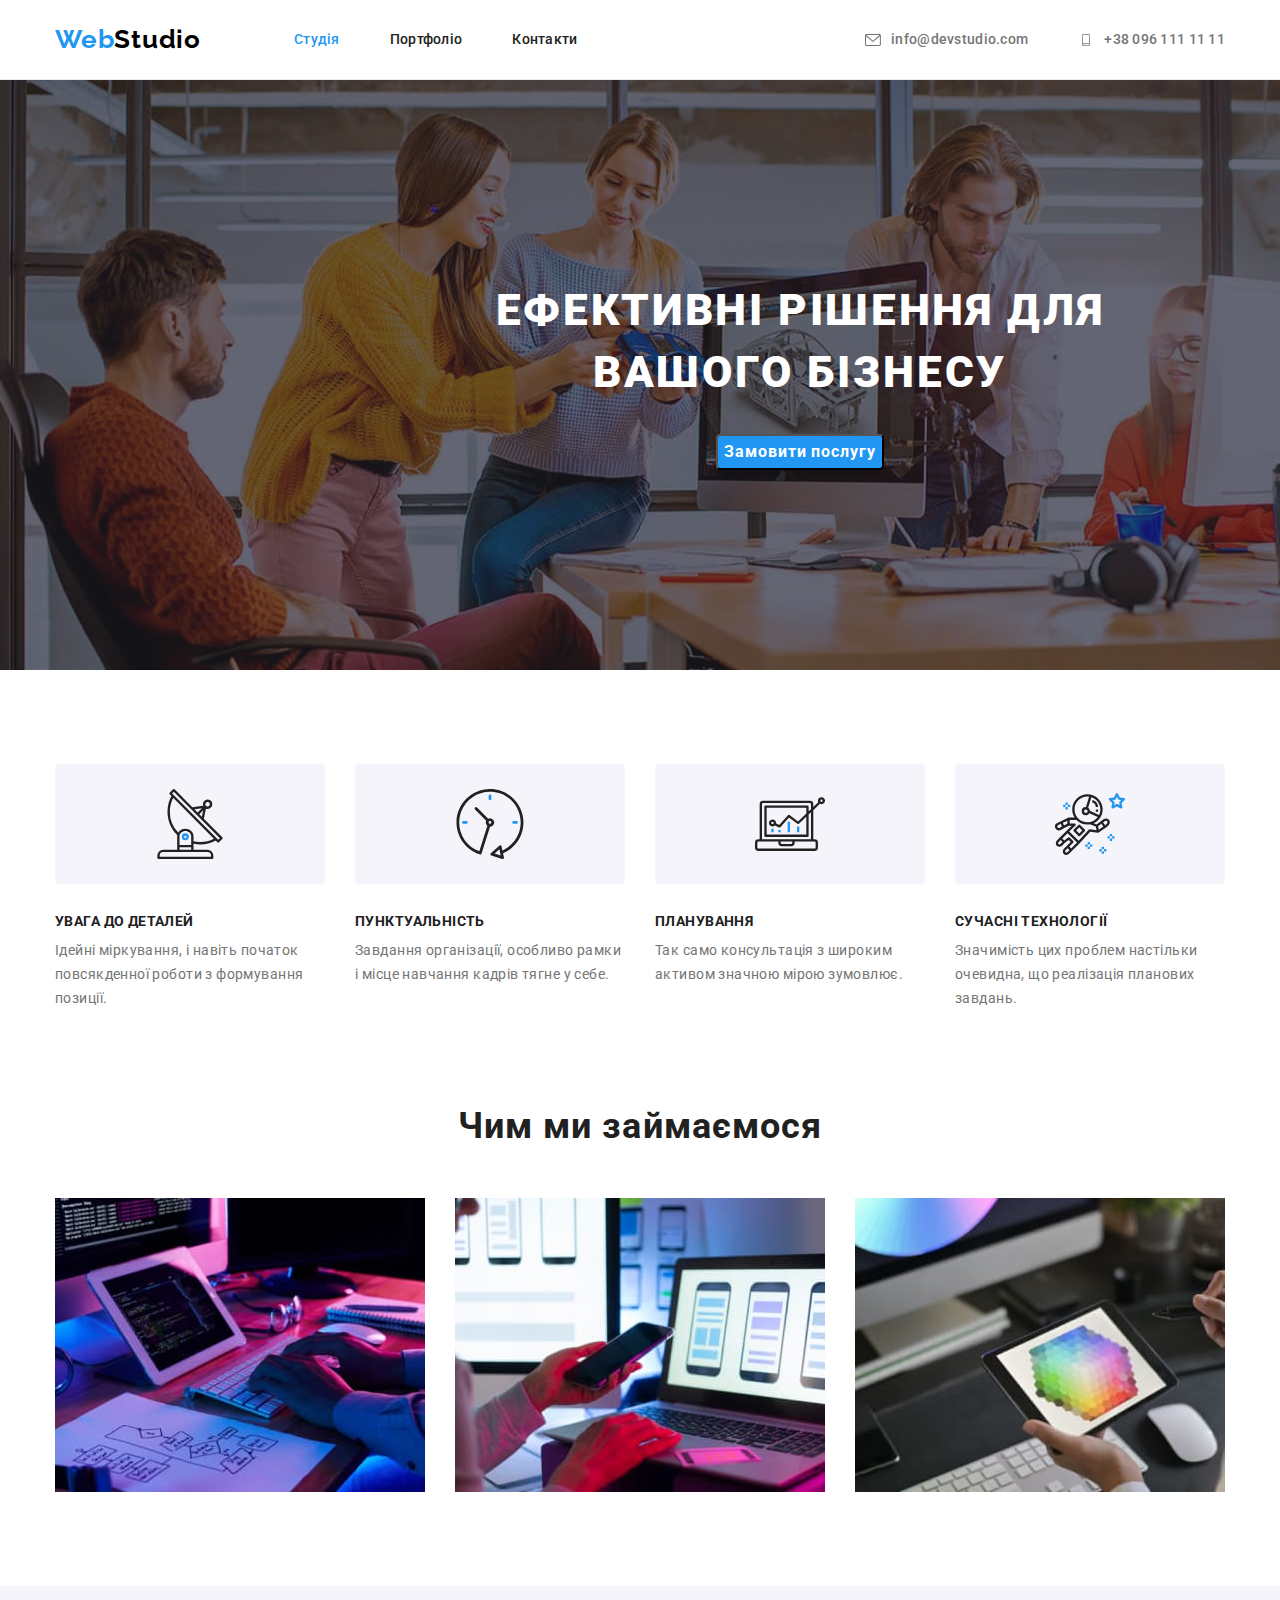
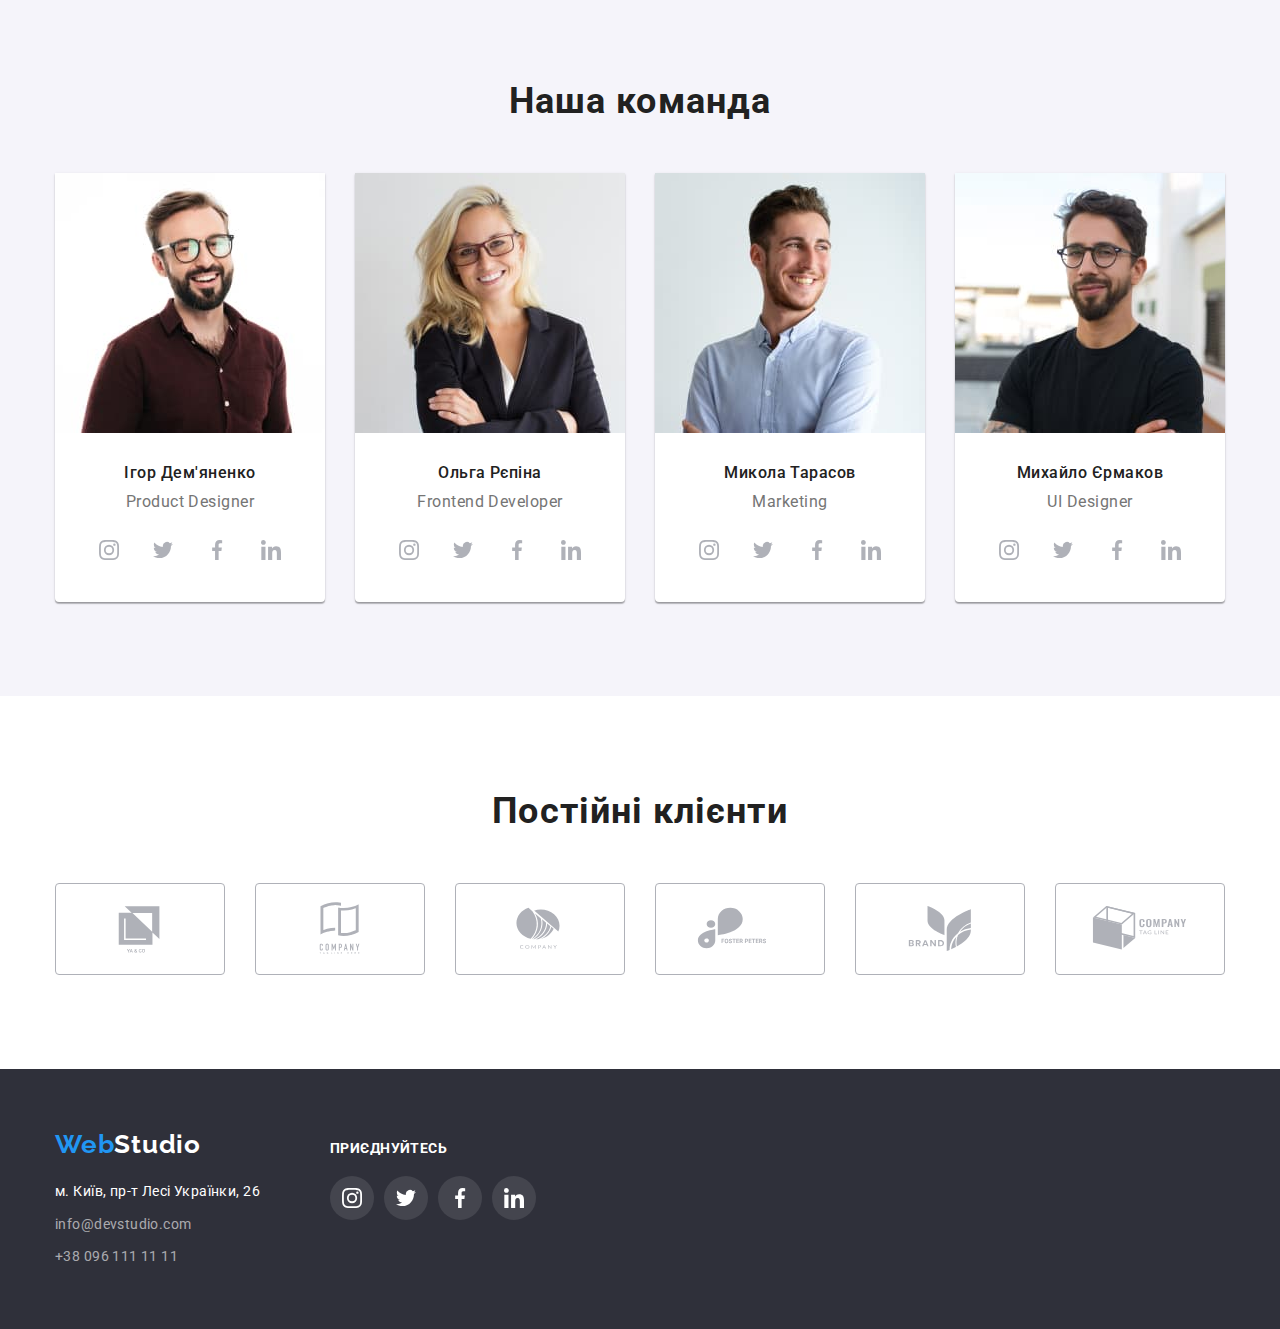
<file: index.html>
<!DOCTYPE html>
<html lang="uk">
  <head>
    <meta charset="UTF-8" />
    <meta http-equiv="X-UA-Compatible" content="IE=edge" />
    <meta name="viewport" content="width=device-width, initial-scale=1.0" />
    <title>Document</title>
    <link
      rel="stylesheet"
      href="https://cdnjs.cloudflare.com/ajax/libs/modern-normalize/1.1.0/modern-normalize.min.css"
    />
    <link rel="stylesheet" href="./css/styles.css" />
    <link rel="preconnect" href="https://fonts.googleapis.com" />
    <link rel="preconnect" href="https://fonts.gstatic.com" crossorigin />
    <link
      href="https://fonts.googleapis.com/css2?family=Raleway:wght@700&family=Roboto:wght@400;500;700;900&display=swap"
      rel="stylesheet"
    />
  </head>
  <body>
    <header class="header">
      <div class="container">
        <nav>
          <a class="logo" href="./index.html"><span class="logo-accent">Web</span>Studio</a>
          <ul class="card-list">
            <li class="header-item">
              <a class="current-link-item link-item" href="./index.html">Студія</a>
            </li>
            <li class="header-item">
              <a class="link-item" href="./portfolio.html">Портфоліо</a>
            </li>
            <li class="header-item">
              <a class="link-item" href="#">Контакти</a>
            </li>
          </ul>
        </nav>
        <ul class="card-list-contact">
          <li>
            <a class="link-contact-item" href="mailto:info@devstudio.com"
              ><svg class="contact-icon" width="16" height="12">
                <use href="./images/icons.svg#icon-envelope"></use>
              </svg>info@devstudio.com</a>
          </li>
          <li>
            <a class="link-contact-item" href="tel:+380961111111"
              ><svg class="contact-icon" width="16" height="12"><use href="./images/icons.svg#icon-smartphone"></use></svg>+38 096 111 11 11</a
            >
          </li>
        </ul>
      </div>
    </header>
    <main>
      <section class="section hero">
        <div class="container">
          <h1 class="hero-title">Ефективні рішення для вашого бізнесу</h1>
          <button class="hero-button" type="button">Замовити послугу</button>
        </div>
      </section>
      <section class="section">
        <div class="container">
          <h2 class="visually-hidden">Наші переваги</h2>
          <ul class="card">
            <li class="card-item">
              <div class="box-card-icon">
                <svg class="card-icon" width="70" height="70">
                  <use href="./images/icons.svg#icon-antenna"></use>
                </svg>
              </div>
              <h3 class="subtitle">Увага до деталей</h3>
              <p class="subtitle-paragraph">
                Ідейні міркування, і навіть початок повсякденної роботи з формування позиції.
              </p>
            </li>
            <li class="card-item">
              <div class="box-card-icon">
                <svg class="card-icon" width="70" height="70">
                  <use href="./images/icons.svg#icon-clock"></use>
                </svg>
              </div>
              <h3 class="subtitle">Пунктуальність</h3>
              <p class="subtitle-paragraph">
                Завдання організації, особливо рамки і місце навчання кадрів тягне у себе.
              </p>
            </li>
            <li class="card-item">
              <div class="box-card-icon">
                <svg class="card-icon" width="70" height="70">
                  <use href="./images/icons.svg#icon-diagram"></use>
                </svg>
              </div>
              <h3 class="subtitle">Планування</h3>
              <p class="subtitle-paragraph">
                Так само консультація з широким активом значною мірою зумовлює.
              </p>
            </li>
            <li class="card-item">
              <div class="box-card-icon">
                <svg class="card-icon" width="70" height="70">
                  <use href="./images/icons.svg#icon-astronaut"></use>
                </svg>
              </div>
              <h3 class="subtitle">Сучасні технології</h3>
              <p class="subtitle-paragraph">
                Значимість цих проблем настільки очевидна, що реалізація планових завдань.
              </p>
            </li>
          </ul>
        </div>
      </section>
      <section class="section third">
        <div class="container">
          <h2 class="third-title">Чим ми займаємося</h2>
          <ul class="card-title">
            <li class="card-title-item">
              <img src="./images/img(1).jpg" alt="Написання коду за комп'ютером" width="370" />
            </li>
            <li class="card-title-item">
              <img src="./images/img(2).jpg" alt="Розроблення мобільного додатку" width="370" />
            </li>
            <li class="card-title-item">
              <img src="./images/img(3).jpg" alt="Коло кольорів" width="370" />
            </li>
          </ul>
        </div>
      </section>
      <section class="section our-team">
        <div class="container">
          <h2 class="our-team-title">Наша команда</h2>
          <ul class="card-our-team">
            <li class="our-team-item">
              <img src="./images/img(4).jpg" alt="Ігор Дем'яненко" width="270" />
              <div>
                <h3 class="our-team-subtitle">Ігор Дем'яненко</h3>
                <p class="our-team-paragraph">Product Designer</p>
                <ul class="our-team-social-list">
                  <li>
                    <a href="" class="our-team-social-link"
                      ><svg class="our-team-social-icon" width="20" height="20">
                        <use href="./images/icons.svg#icon-instagram"></use></svg
                    ></a>
                  </li>
                  <li>
                    <a href="" class="our-team-social-link"
                      ><svg class="our-team-social-icon" width="20" height="20">
                        <use href="./images/icons.svg#icon-twitter"></use></svg
                    ></a>
                  </li>
                  <li>
                    <a href="" class="our-team-social-link"
                      ><svg class="our-team-social-icon" width="20" height="20">
                        <use href="./images/icons.svg#icon-facebook"></use></svg
                    ></a>
                  </li>
                  <li>
                    <a href="" class="our-team-social-link"
                      ><svg class="our-team-social-icon" width="20" height="20">
                        <use href="./images/icons.svg#icon-linkedin"></use></svg
                    ></a>
                  </li>
                </ul>
              </div>
            </li>
            <li class="our-team-item">
              <img src="./images/img(5).jpg" alt="Ольга Рєпіна" width="270" />
              <div>
                <h3 class="our-team-subtitle">Ольга Рєпіна</h3>
                <p class="our-team-paragraph">Frontend Developer</p>
                <ul class="our-team-social-list">
                  <li>
                    <a href="" class="our-team-social-link"
                      ><svg class="our-team-social-icon" width="20" height="20">
                        <use href="./images/icons.svg#icon-instagram"></use></svg
                    ></a>
                  </li>
                  <li>
                    <a href="" class="our-team-social-link"
                      ><svg class="our-team-social-icon" width="20" height="20">
                        <use href="./images/icons.svg#icon-twitter"></use></svg
                    ></a>
                  </li>
                  <li>
                    <a href="" class="our-team-social-link"
                      ><svg class="our-team-social-icon" width="20" height="20">
                        <use href="./images/icons.svg#icon-facebook"></use></svg
                    ></a>
                  </li>
                  <li>
                    <a href="" class="our-team-social-link"
                      ><svg class="our-team-social-icon" width="20" height="20">
                        <use href="./images/icons.svg#icon-linkedin"></use></svg
                    ></a>
                  </li>
                </ul>
              </div>
            </li>
            <li class="our-team-item">
              <img src="./images/img(6).jpg" alt="Микола Тарасов" width="270" />
              <div>
                <h3 class="our-team-subtitle">Микола Тарасов</h3>
                <p class="our-team-paragraph">Marketing</p>
                <ul class="our-team-social-list">
                  <li>
                    <a href="" class="our-team-social-link"
                      ><svg class="our-team-social-icon" width="20" height="20">
                        <use href="./images/icons.svg#icon-instagram"></use></svg
                    ></a>
                  </li>
                  <li>
                    <a href="" class="our-team-social-link"
                      ><svg class="our-team-social-icon" width="20" height="20">
                        <use href="./images/icons.svg#icon-twitter"></use></svg
                    ></a>
                  </li>
                  <li>
                    <a href="" class="our-team-social-link"
                      ><svg class="our-team-social-icon" width="20" height="20">
                        <use href="./images/icons.svg#icon-facebook"></use></svg
                    ></a>
                  </li>
                  <li>
                    <a href="" class="our-team-social-link"
                      ><svg class="our-team-social-icon" width="20" height="20">
                        <use href="./images/icons.svg#icon-linkedin"></use></svg
                    ></a>
                  </li>
                </ul>
              </div>
            </li>
            <li class="our-team-item">
              <img src="./images/img(7).jpg" alt="Михайло Єрмаков" width="270" />
              <div>
                <h3 class="our-team-subtitle">Михайло Єрмаков</h3>
                <p class="our-team-paragraph">UI Designer</p>
                <ul class="our-team-social-list">
                  <li>
                    <a href="" class="our-team-social-link"
                      ><svg class="our-team-social-icon" width="20" height="20">
                        <use href="./images/icons.svg#icon-instagram"></use></svg
                    ></a>
                  </li>
                  <li>
                    <a href="" class="our-team-social-link"
                      ><svg class="our-team-social-icon" width="20" height="20">
                        <use href="./images/icons.svg#icon-twitter"></use></svg
                    ></a>
                  </li>
                  <li>
                    <a href="" class="our-team-social-link"
                      ><svg class="our-team-social-icon" width="20" height="20">
                        <use href="./images/icons.svg#icon-facebook"></use></svg
                    ></a>
                  </li>
                  <li>
                    <a href="" class="our-team-social-link"
                      ><svg class="our-team-social-icon" width="20" height="20">
                        <use href="./images/icons.svg#icon-linkedin"></use></svg
                    ></a>
                  </li>
                </ul>
              </div>
            </li>
          </ul>
        </div>
      </section>
      <section class="section">
        <div class="container">
          <h2 class="regular-customers-title">Постійні клієнти</h2>
          <ul class="regular-customers-list">
            <li>
              <a href="" class="regular-customers-link"
                ><svg class="regular-customers-icon" width="106" height="60">
                  <use href="./images/icons.svg#icon-yaco"></use>
                </svg>
              </a>
            </li>
            <li>
              <a href="" class="regular-customers-link"
                ><svg class="regular-customers-icon" width="106" height="60">
                  <use href="./images/icons.svg#icon-tagline"></use>
                </svg>
              </a>
            </li>
            <li>
              <a href="" class="regular-customers-link"
                ><svg class="regular-customers-icon" width="106" height="60">
                  <use href="./images/icons.svg#icon-company"></use>
                </svg>
              </a>
            </li>
            <li>
              <a href="" class="regular-customers-link"
                ><svg class="regular-customers-icon" width="106" height="60">
                  <use href="./images/icons.svg#icon-fosterpeters"></use>
                </svg>
              </a>
            </li>
            <li>
              <a href="" class="regular-customers-link"
                ><svg class="regular-customers-icon" width="106" height="60">
                  <use href="./images/icons.svg#icon-brand"></use>
                </svg>
              </a>
            </li>
            <li>
              <a href="" class="regular-customers-link"
                ><svg class="regular-customers-icon" width="106" height="60">
                  <use href="./images/icons.svg#icon-companytagline"></use>
                </svg>
              </a>
            </li>
          </ul>
        </div>
      </section>
    </main>
    <footer class="footer">
      <div class="container footer-box">
        <div>
          <a class="logo-footer" href="./index.html"><span class="logo-accent">Web</span>Studio</a>
          <address class="address">
            <ul class="card-address">
              <li class="card-address-item">
                <a
                  class="link-address"
                  href="https://goo.gl/maps/CPtrU1FHBa2aNyZL9"
                  target="_blank"
                  rel="noopener noreferrer nofollow"
                  >м. Київ, пр-т Лесі Українки, 26</a
                >
              </li>
              <li class="card-address-item">
                <a class="link-contact-address" href="mailto:info@devstudio.com"
                  >info@devstudio.com</a
                >
              </li>
              <li class="card-address-item">
                <a class="link-contact-address" href="tel:+380961111111">+38 096 111 11 11</a>
              </li>
            </ul>
          </address>
        </div>
        <div class="footer-social-box">
          <h2 class="footer-social-title">приєднуйтесь</h2>
          <ul class="footer-social-list">
            <li>
              <a href="" class="footer-social-link">
                <svg class="footer-social-icon" width="20" height="20">
                  <use href="./images/icons.svg#icon-instagram"></use>
                </svg>
              </a>
            </li>
            <li>
              <a href="" class="footer-social-link">
                <svg class="footer-social-icon" width="20" height="20">
                  <use href="./images/icons.svg#icon-twitter"></use>
                </svg>
              </a>
            </li>
            <li>
              <a href="" class="footer-social-link">
                <svg class="footer-social-icon" width="20" height="20">
                  <use href="./images/icons.svg#icon-facebook"></use>
                </svg>
              </a>
            </li>
            <li>
              <a href="" class="footer-social-link">
                <svg class="footer-social-icon" width="20" height="20">
                  <use href="./images/icons.svg#icon-linkedin"></use>
                </svg>
              </a>
            </li>
          </ul>
        </div>
      </div>
    </footer>
  </body>
</html>
</file>
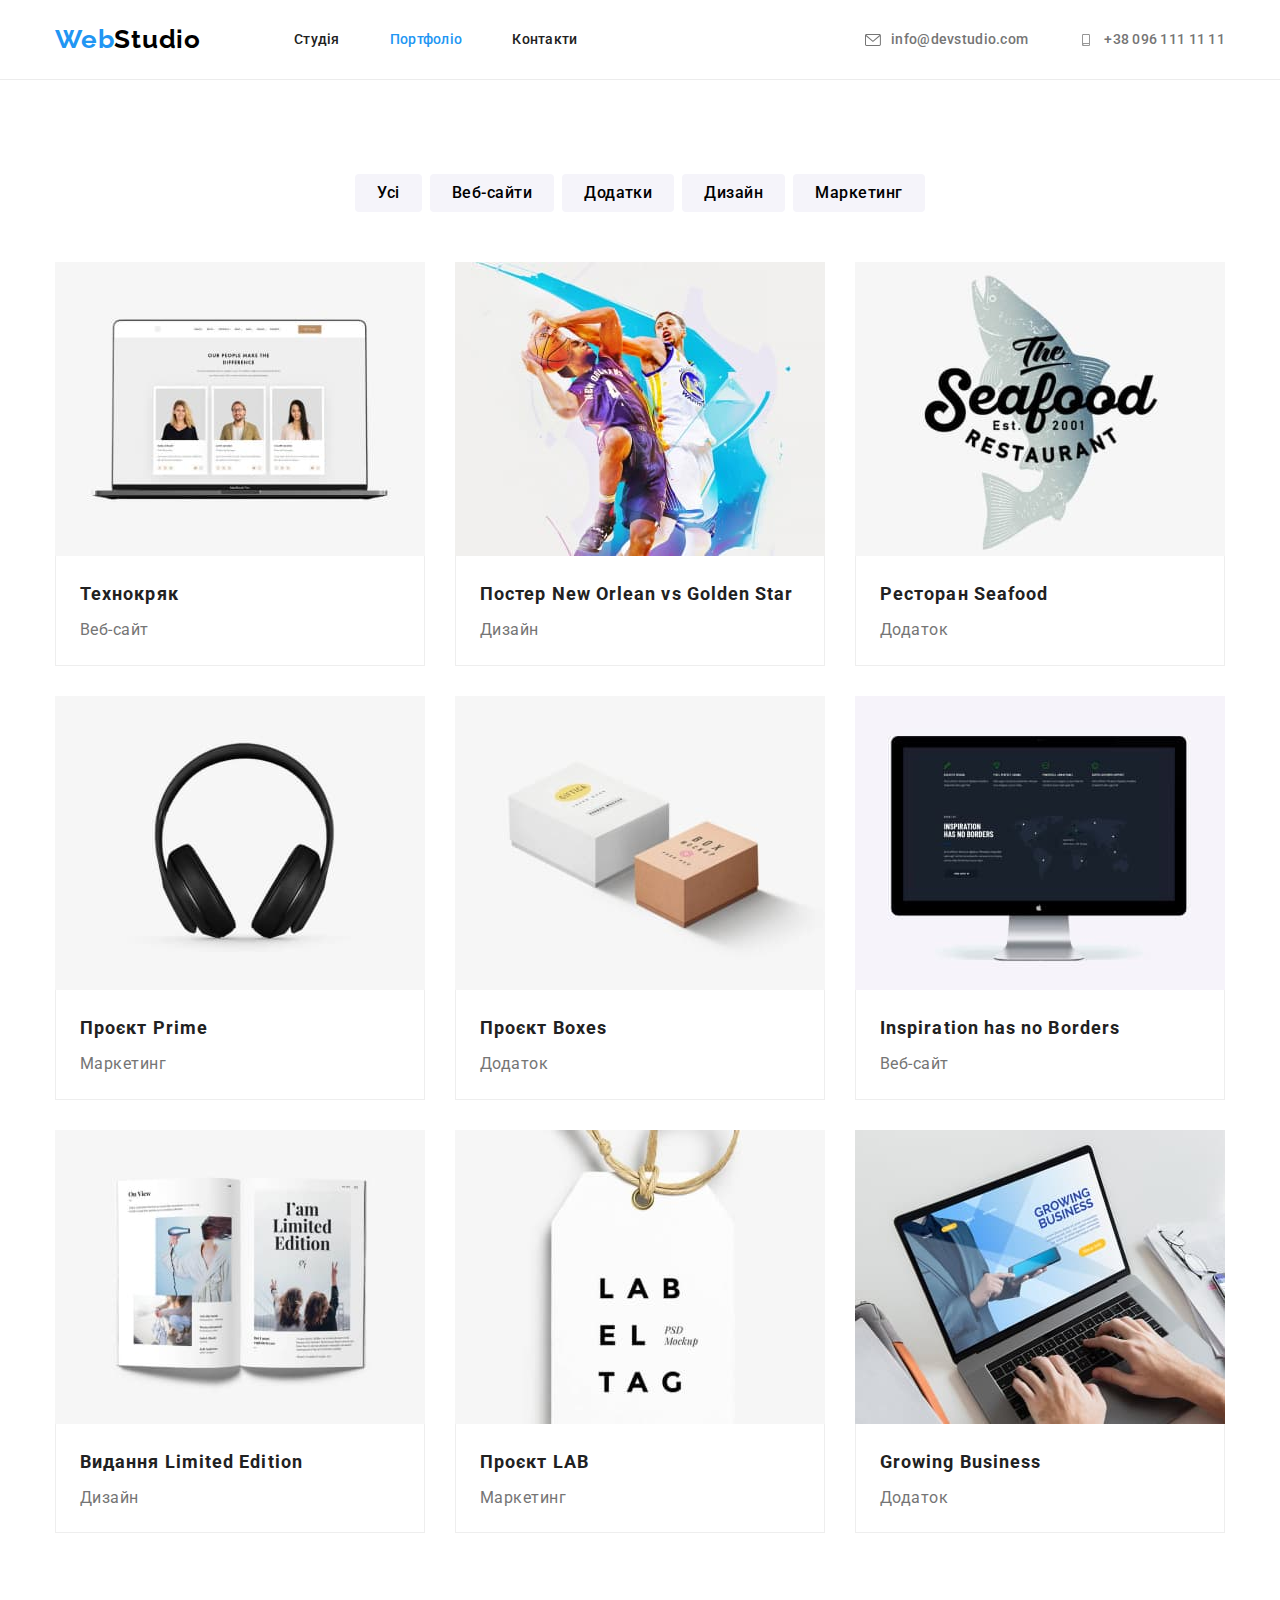
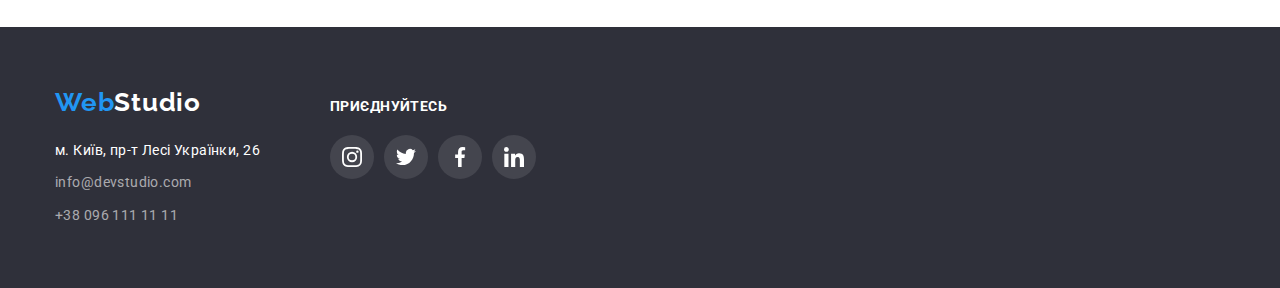
<file: portfolio.html>
<!DOCTYPE html>
<html lang="uk">
  <head>
    <meta charset="UTF-8" />
    <meta http-equiv="X-UA-Compatible" content="IE=edge" />
    <meta name="viewport" content="width=device-width, initial-scale=1.0" />
    <title>Document</title>
    <link
      rel="stylesheet"
      href="https://cdnjs.cloudflare.com/ajax/libs/modern-normalize/1.1.0/modern-normalize.min.css"
    />
    <link rel="stylesheet" href="./css/styles.css"/>
    <link rel="preconnect" href="https://fonts.googleapis.com" />
    <link rel="preconnect" href="https://fonts.gstatic.com" crossorigin />
    <link
      href="https://fonts.googleapis.com/css2?family=Raleway:wght@700&family=Roboto:wght@400;500;700;900&display=swap"
      rel="stylesheet"/>
  </head>
  <body>
    <header class="header">
      <div class="container">
        <nav>
          <a class="logo" href="./index.html"><span class="logo-accent">Web</span>Studio</a>
          <ul class="card-list">
            <li class="header-item">
              <a class="link-item" href="./index.html">Студія</a>
            </li>
            <li class="header-item">
              <a class="current-link-item link-item" href="./portfolio.html">Портфоліо</a>
            </li>
            <li class="header-item">
              <a class="link-item" href="#">Контакти</a>
            </li>
          </ul>
        </nav>
        <ul class="card-list-contact">
          <li>
            <a class="link-contact-item" href="mailto:info@devstudio.com"
              ><svg class="contact-icon" width="16" height="12">
                <use href="./images/icons.svg#icon-envelope"></use>
              </svg>
              info@devstudio.com</a
            >
          </li>
          <li>
            <a class="link-contact-item" href="tel:+380961111111"
              ><svg class="contact-icon" width="16" height="12">
                <use href="./images/icons.svg#icon-smartphone"></use></svg>+38 096 111 11 11</a>
          </li>
        </ul>
      </div>
    </header>
    <main>
      <section class="section portfolio">
        <div class="container">
          <h1 class="visually-hidden">Портфоліо</h1>
          <ul class="card-button">
            <li><button class="button-portfolio-item" type="button">Усі</button></li>
            <li><button class="button-portfolio-item" type="button">Веб-сайти</button></li>
            <li><button class="button-portfolio-item" type="button">Додатки</button></li>
            <li><button class="button-portfolio-item" type="button">Дизайн</button></li>
            <li><button class="button-portfolio-item" type="button">Маркетинг</button></li>
          </ul>
          <ul class="card-portfolio">
            <li class="card-portfolio-item">
              <a class="link-portfolio" href="">
                <img
                  src="./images/img(12).jpg"
                  width="370"
                  alt="На ноутбуці відкритий сайт з картками працівників"
                />
                <div>
                  <h2 class="subtitle-portfolio">Технокряк</h2>
                  <p class="subtitle-portfolio-paragraph">Веб-сайт</p>
                </div></a
              >
            </li>
            <li class="card-portfolio-item">
              <a class="link-portfolio" href="">
                <img src="./images/img(13).jpg" width="370" alt="Два баскетболісти з м'ячем" />
                <div>
                  <h2 class="subtitle-portfolio">Постер New Orlean vs Golden Star</h2>
                  <p class="subtitle-portfolio-paragraph">Дизайн</p>
                </div></a
              >
            </li>
            <li class="card-portfolio-item">
              <a class="link-portfolio" href="">
                <img src="./images/img(14).jpg" width="370" alt="Логотип ресторану" />
                <div>
                  <h2 class="subtitle-portfolio">Ресторан Seafood</h2>
                  <p class="subtitle-portfolio-paragraph">Додаток</p>
                </div></a
              >
            </li>
            <li class="card-portfolio-item">
              <a class="link-portfolio" href="">
                <img src="./images/img(15).jpg" width="370" alt="Навушники" />
                <div>
                  <h2 class="subtitle-portfolio">Проєкт Prime</h2>
                  <p class="subtitle-portfolio-paragraph">Маркетинг</p>
                </div></a
              >
            </li>
            <li class="card-portfolio-item">
              <a class="link-portfolio" href="">
                <img src="./images/img(16).jpg" width="370" alt="Дві коробки" />
                <div>
                  <h2 class="subtitle-portfolio">Проєкт Boxes</h2>
                  <p class="subtitle-portfolio-paragraph">Додаток</p>
                </div></a
              >
            </li>
            <li class="card-portfolio-item">
              <a class="link-portfolio" href="">
                <img src="./images/img(17).jpg" width="370" alt="Монітор" />
                <div>
                  <h2 class="subtitle-portfolio">Inspiration has no Borders</h2>
                  <p class="subtitle-portfolio-paragraph">Веб-сайт</p>
                </div></a
              >
            </li>
            <li class="card-portfolio-item">
              <a class="link-portfolio" href="">
                <img src="./images/img(18).jpg" width="370" alt="Розгорнутий журнал" />
                <div>
                  <h2 class="subtitle-portfolio">Видання Limited Edition</h2>
                  <p class="subtitle-portfolio-paragraph">Дизайн</p>
                </div></a
              >
            </li>
            <li class="card-portfolio-item">
              <a class="link-portfolio" href="">
                <img src="./images/img(19).jpg" width="370" alt="Бірка з назвою проєкту" />
                <div>
                  <h2 class="subtitle-portfolio">Проєкт LAB</h2>
                  <p class="subtitle-portfolio-paragraph">Маркетинг</p>
                </div></a
              >
            </li>
            <li class="card-portfolio-item">
              <a class="link-portfolio" href="">
                <img
                  src="./images/img(20).jpg"
                  width="370"
                  alt="На ноутбуці відкрита сторінка із додатком"
                />
                <div>
                  <h2 class="subtitle-portfolio">Growing Business</h2>
                  <p class="subtitle-portfolio-paragraph">Додаток</p>
                </div></a
              >
            </li>
          </ul>
        </div>
      </section>
    </main>
    <footer class="footer">
      <div class="container footer-box">
        <div>
          <a class="logo-footer" href="./index.html"><span class="logo-accent">Web</span>Studio</a>
          <address class="address">
            <ul class="card-address">
              <li class="card-address-item">
                <a
                  class="link-address"
                  href="https://goo.gl/maps/CPtrU1FHBa2aNyZL9"
                  target="_blank"
                  rel="noopener noreferrer nofollow"
                  >м. Київ, пр-т Лесі Українки, 26</a
                >
              </li>
              <li class="card-address-item">
                <a class="link-contact-address" href="mailto:info@devstudio.com"
                  >info@devstudio.com</a
                >
              </li>
              <li class="card-address-item">
                <a class="link-contact-address" href="tel:+380961111111">+38 096 111 11 11</a>
              </li>
            </ul>
          </address>
        </div>
        <div class="footer-social-box">
          <h2 class="footer-social-title">приєднуйтесь</h2>
          <ul class="footer-social-list">
            <li>
              <a href="" class="footer-social-link">
                <svg class="footer-social-icon" width="20" height="20">
                  <use href="./images/icons.svg#icon-instagram"></use>
                </svg>
              </a>
            </li>
            <li>
              <a href="" class="footer-social-link">
                <svg class="footer-social-icon" width="20" height="20">
                  <use href="./images/icons.svg#icon-twitter"></use>
                </svg>
              </a>
            </li>
            <li>
              <a href="" class="footer-social-link">
                <svg class="footer-social-icon" width="20" height="20">
                  <use href="./images/icons.svg#icon-facebook"></use>
                </svg>
              </a>
            </li>
            <li>
              <a href="" class="footer-social-link">
                <svg class="footer-social-icon" width="20" height="20">
                  <use href="./images/icons.svg#icon-linkedin"></use>
                </svg>
              </a>
            </li>
          </ul>
        </div>
      </div>
    </footer>
  </body>
</html>
</file>
<file: css/styles.css>
:root{
    --color-brend:#2F303A;
    --color-accent:#2196F3;
    --color-background:#FFFFFF;
    --text-color:#212121;
    --text-color-optional:#757575;
    --social-icon-color: #AFB1B8;
   
}

body{
background-color: #fff;
font-family: 'Roboto', sans-serif;
color: var(--text-color);
}

h1,
h2,
h3,
h4,
h5,
h6,
p
ul   {
  margin: 0;
}

img {
  display: block;
  width: 100%;
  height: auto;
}

.container{
    width: 1200px;
    padding-left: 15px;
    padding-right: 15px;
    margin-left: auto;
    margin-right: auto;
}

.section {
    padding-top: 94px;
    padding-bottom: 94px;
}
/* Шапка */

.header>.container{
    display: flex;
   
    
}

.container>.card-list-contact{
    display: flex;
    flex-wrap: wrap;
    align-items: center;}

ul{list-style: none;}

.header{
    background-color: var(--color-background);
    border-bottom: 1px solid rgba(236, 236, 236, 1);
}

nav{
    flex-wrap: wrap;
    display: flex;
    align-items: center;
}

.logo{
    font-family: 'Raleway', sans-serif;
    color:#000000;
    font-weight: 700;
    font-size: 26px;
    line-height: 1.2;
    letter-spacing: 0.03em;
    text-decoration: none;
    margin-right: 93px;
    margin-left: 0;
    display: flex;
    flex-wrap: wrap;
}



.logo-accent{
    color: var(--color-accent);
}

.card-list{
    list-style: none;
    font-weight: 500;
    font-size: 14px;
    line-height: 1.1;
    letter-spacing: 0.02em;
    display: flex;
    flex-wrap: wrap;
    padding: 0;
    margin-top: 0;
    margin-bottom: 0;
    gap: 50px;
}

.header-item>a{
    padding-top: 32px;
    padding-bottom: 32px;
    display: block;
}

.card-list-contact{
    list-style: none;
    font-weight: 500;
    font-size: 14px;
    line-height: 1.1;
    letter-spacing: 0.02em;
    display: flex;
    flex-wrap: wrap;
    margin-left: auto;
    padding: 0;
    margin-top: 0;
    margin-bottom: 0;
    gap: 50px;
}



.link-item{
    text-decoration: none;
    color: var(--text-color);
   

}


.link-item:hover{color:var(--color-accent)}

.link-item:focus{color:var(--color-accent)}

.current-link-item{
    text-decoration: none;
    color: var(--color-accent);

}
.current-link-item:hover{color:var(--color-accent)}

.current-link-item:focus{color:var(--color-accent)}

.contact-icon{
    fill: currentColor;
    margin-right: 10px;
}

.link-contact-item{
    text-decoration: none;
    color: var(--text-color-optional);
    display: flex;
    align-items: center;
    justify-content: center;
   
}

.link-contact-item:hover{color:var(--color-accent)}

.link-contact-item:focus{color:var(--color-accent)}

/* hero  */

.hero{
    background-color: var(--color-brend);
    text-align: center;
    letter-spacing: 0.06em;
    text-transform: uppercase;
}

.section.hero{
    padding-top: 200px;
    padding-bottom: 200px;
    background-color: #c4c4c4;
    background-image:linear-gradient(to right,rgba(47, 48, 58, 0.4),rgba(47, 48, 58, 0.4)),url(../images/img\(21\).jpg);
    background-repeat: no-repeat;
    background-size: 1600px;
    background-position: center;
    width: 1600px;
    margin: auto;
}

.hero-title{
    text-transform: uppercase;
    font-weight: 900;
    font-size: 44px;
    line-height: 1.4;
    color: var(--color-background);
    text-align: center;
    letter-spacing: 0.06em;
    max-width: 696px;
    margin: 0 auto 30px;
}

.hero-button{
    background-color: var(--color-accent);
    font-weight: 700;
    font-size: 16px;
    line-height: 1.9;
    color: var(--color-background);
    cursor: pointer;
    letter-spacing: 0.06em;
    box-shadow: 0px 4px 4px rgba(0, 0, 0, 0.15);
    border-radius: 4px;
    align-items: center;
    text-align: center;
}

/* Наші переваги */

.visually-hidden{
    position: absolute;
    white-space: nowrap;
    width: 1px;
    height: 1px;
    overflow: hidden;
    border: 0;
    padding: 0;
    clip: rect(0 0 0 0);
    clip-path: inset(50%);
    margin: -1px;
}
.card{
    display: flex;
    padding: 0;
    margin: 0;
    list-style: none;
}

.box-card-icon{
display: flex;
align-items: center;
justify-content: center;
background: #F5F4FA;
border-radius: 4px;
height: 120px;
margin-bottom: 30px;
}


.card>.card-item{
   width: 270px;
}

.card-item:not(:last-child){margin-right: 30px;}

.subtitle{
    font-weight: 700;
    font-size: 14px;
    line-height: 1.1;
    letter-spacing: 0.03em;
    text-transform: uppercase;
}

.subtitle-paragraph{
    font-weight: 400;
    font-size: 14px;
    line-height: 1.7; 
    letter-spacing: 0.03em;    
    color: var(--text-color-optional);
    margin-top: 10px;
    margin-bottom: 0;
}

/* Чим ми займаємося */

.section.third{
    padding-top: 0;
}

.third-title{
    font-weight: 700;
    font-size: 36px;
    line-height: 1.2;
    letter-spacing: 0.03em;
    text-align: center;
    margin-bottom: 50px;
}

.card-title{
    display: flex;
    padding: 0;
    margin: 0;
    list-style: none;
}

.card-title-item{
    flex-basis: calc(100%/3-30px);
}

.card-title-item:not(:last-child){margin-right: 30px;}

/* Наша команда */

.our-team{
    background-color: #F5F4FA;
    display: flex;
}



.our-team-title{
    font-weight: 700;
    font-size: 36px;
    line-height: 1.2;
    letter-spacing: 0.03em;
    text-align: center;
    margin-bottom: 50px;
}
.card-our-team{
    display: flex;
    padding: 0;
    margin: 0;
    list-style: none;
 
}

.card-our-team>.our-team-item{
    box-shadow: 0px 1px 3px rgba(0, 0, 0, 0.12), 0px 1px 1px rgba(0, 0, 0, 0.14), 0px 2px 1px rgba(0, 0, 0, 0.2);
    border-radius: 0px 0px 4px 4px;
}

.our-team-item{
    background-color: var(--color-background);
}

.our-team-item:not(:last-child){margin-right: 30px;}

.our-team-item>img{border-radius: 0px;}

.our-team-item>div{
  padding: 30px 5px;

}

.our-team-subtitle{
    font-weight: 500;
    font-size: 16px;
    line-height: 1.2;
    letter-spacing: 0.03em;
    margin-bottom: 10px;
    text-align: center;
}

.our-team-paragraph{
    font-weight: 400;
    font-size: 16px;
    line-height: 1.2;
    color: var(--text-color-optional);
    letter-spacing: 0.03em;
    margin-top: 0;
    margin-bottom: 0;
    text-align: center;
}

.our-team-social-list {
    display: flex;
    justify-content: center;
    gap: 10px;
    padding: 0;
    margin-top: 16px;
}

.our-team-social-list>li{
    width: 44px;
    height: 44px;
}

.our-team-social-link {
    width: 100%;
    height: 100%;
    display: flex;
    border-color: transparent;
    border-radius: 50%;
    align-items: center;
    justify-content: center;
    fill: var(--social-icon-color);
}

.our-team-social-link:hover{
    background-color: var(--color-accent);
}

.our-team-social-link:focus{
    background-color: var(--color-accent);
}

.our-team-social-link:hover .our-team-social-icon{
    background-color: var(--color-accent);
    fill: var(--color-background)
}

.our-team-social-link:focus .our-team-social-icon{
    background-color: var(--color-accent);
    fill: var(--color-background)
}

.regular-customers-title {
    font-weight: 700;
    font-size: 36px;
    line-height: 1.2;
    letter-spacing: 0.03em;
    text-align: center;
    margin-bottom: 50px;
}

.regular-customers-list {
    display: flex;
    justify-content: center;
    gap: 30px;
    padding: 0;
    margin: 0;
}

.regular-customers-list>li{
    width: 170px;
    height: 92px;
}

.regular-customers-link {
    width: 100%;
    height: 100%;
    display: flex;
    align-items: center;
    justify-content: center;
    border: 1px solid #AFB1B8;
    border-radius: 4px;
    fill: var(--social-icon-color);
}

.regular-customers-link:hover{
    border-color: var(--color-accent);
}

.regular-customers-link:hover .regular-customers-icon{
   fill: var(--color-accent);
}

.regular-customers-link:focus{
    border-color: var(--color-accent);
}

.regular-customers-link:focus .regular-customers-icon{
   fill: var(--color-accent);
}

/* Футер */
.footer{
    background-color: var(--color-brend);
    padding-top: 60px;
    padding-bottom: 60px;
}

.logo-footer{
    font-family: 'Raleway', sans-serif;
    color:var(--color-background);
    font-weight: 700;
    font-size: 26px;
    line-height: 1.2;
    letter-spacing: 0.03em;
    text-decoration: none;
  

}

.address{
    text-decoration: none;
    margin-top: 20px;
}

.card-address{
    padding-left: 0;
    margin-top: 0;
    margin-bottom: 0;
}

.card-address-item:not(:last-child){margin-bottom: 9px;}

.link-address{
    text-decoration: none;
    font-style: normal;
    color: var(--color-background);
    font-weight: 400;
    font-size: 14px;
    line-height: 1.7;
    letter-spacing: 0.03em;
}
.link-address:hover{color:var(--color-accent)}

.link-address:focus{color:var(--color-accent)}

.link-contact-address{
    text-decoration: none;
    font-style: normal; 
    font-weight: 400;
    font-size: 14px;
    line-height: 1.7;
    letter-spacing: 0.03em;
    color: rgba(255, 255, 255, 0.6);
}
.link-contact-address:hover{color:var(--color-accent)}

.link-contact-address:focus{color:var(--color-accent)}

.footer-box{
    display: flex;
    align-items: baseline;
}

.footer-social-box{
   margin-left: 70px;
}

.footer-social-title{
    display: block;
    font-weight: 700;
    font-size: 14px;
    line-height: 1.1;
    letter-spacing: 0.03em;
    text-transform: uppercase;

    color: #FFFFFF;
    margin-bottom: 20px;
}

.footer-social-list {
    display: flex;
    gap: 10px;
    padding: 0;
    margin: 0;
}

.footer-social-list>li{
    width: 44px;
    height: 44px;
}

.footer-social-link {
    width: 100%;
    height: 100%;
    display: flex;
    justify-content: center;
    align-items: center;
    background-color: rgba(255, 255, 255, 0.1);
    border-radius: 50%;
    fill: var(--color-background);
}

.footer-social-link:hover{
    background-color: var(--color-accent);
}

.footer-social-link:focus{
    background-color: var(--color-accent);
}

/* Портфоліо */

.portfolio{
    background-color: var(--color-background);
}
 
 .section .portfolio{
    display: flex;
   
 }

.card-button{
    display: flex;
    padding: 0;
    margin: 0;
    list-style: none;
   
    margin-left: auto;
    margin-right: auto;
    justify-content: center;
    margin-bottom: 50px;
    gap: 8px;
}

.card-portfolio{
    display: flex;
    flex-wrap: wrap;
    padding: 0;
    margin: 0;
    list-style: none;
    margin-left: -30px;
    margin-top: -30px;
}

.card-portfolio>.card-portfolio-item{
flex-basis: calc(100% / 3 - 30px);
margin-left: 30px;
margin-top: 30px;

}
.card-portfolio-item:not(:last-child){margin-bottom: 0;}

.link-portfolio{
    display: block;
    text-decoration: none;
}

.link-portfolio:hover{
    box-shadow: 0px 1px 1px rgba(0, 0, 0, 0.12), 0px 4px 4px rgba(0, 0, 0, 0.06), 1px 4px 6px rgba(0, 0, 0, 0.16);
}

.link-portfolio:focus{
    box-shadow: 0px 1px 1px rgba(0, 0, 0, 0.12), 0px 4px 4px rgba(0, 0, 0, 0.06), 1px 4px 6px rgba(0, 0, 0, 0.16);
}


.link-portfolio>div{
    border-left: 1px solid #EEEEEE;
    border-right: 1px solid #EEEEEE;
    border-bottom: 1px solid #EEEEEE;
    padding: 20px 24px;
}

.subtitle-portfolio{
    font-weight: 700;
    font-size: 18px;
    line-height: 2;  
    letter-spacing: 0.06em;
    color: var(--text-color);
    
    margin-bottom: 4px;
}

.subtitle-portfolio-paragraph{
    font-weight: 400;
    font-size: 16px;
    line-height: 1.8;  
    letter-spacing: 0.03em;
    color: var(--text-color-optional);
    margin-top: 0;
    margin-bottom: 0;
}

.button-portfolio-item{
    background: #F5F4FA;
    border-radius: 4px;
    font-weight: 500;
    font-size: 16px;
    line-height: 1.6;
    letter-spacing: 0.03em;
    cursor: pointer;
    padding: 6px 22px;
    border: none;
}

.button-portfolio-item:hover{
background-color: var(--color-accent);
color: var(--color-background);
box-shadow: 0px 3px 1px rgba(0, 0, 0, 0.1), 0px 1px 2px rgba(0, 0, 0, 0.08), 0px 2px 2px rgba(0, 0, 0, 0.12);
}

.button-portfolio-item:focus{
background-color: var(--color-accent);
color: var(--color-background)
}

.button-portfolio-item:active{
background-color: var(--color-accent);
}
</file>
